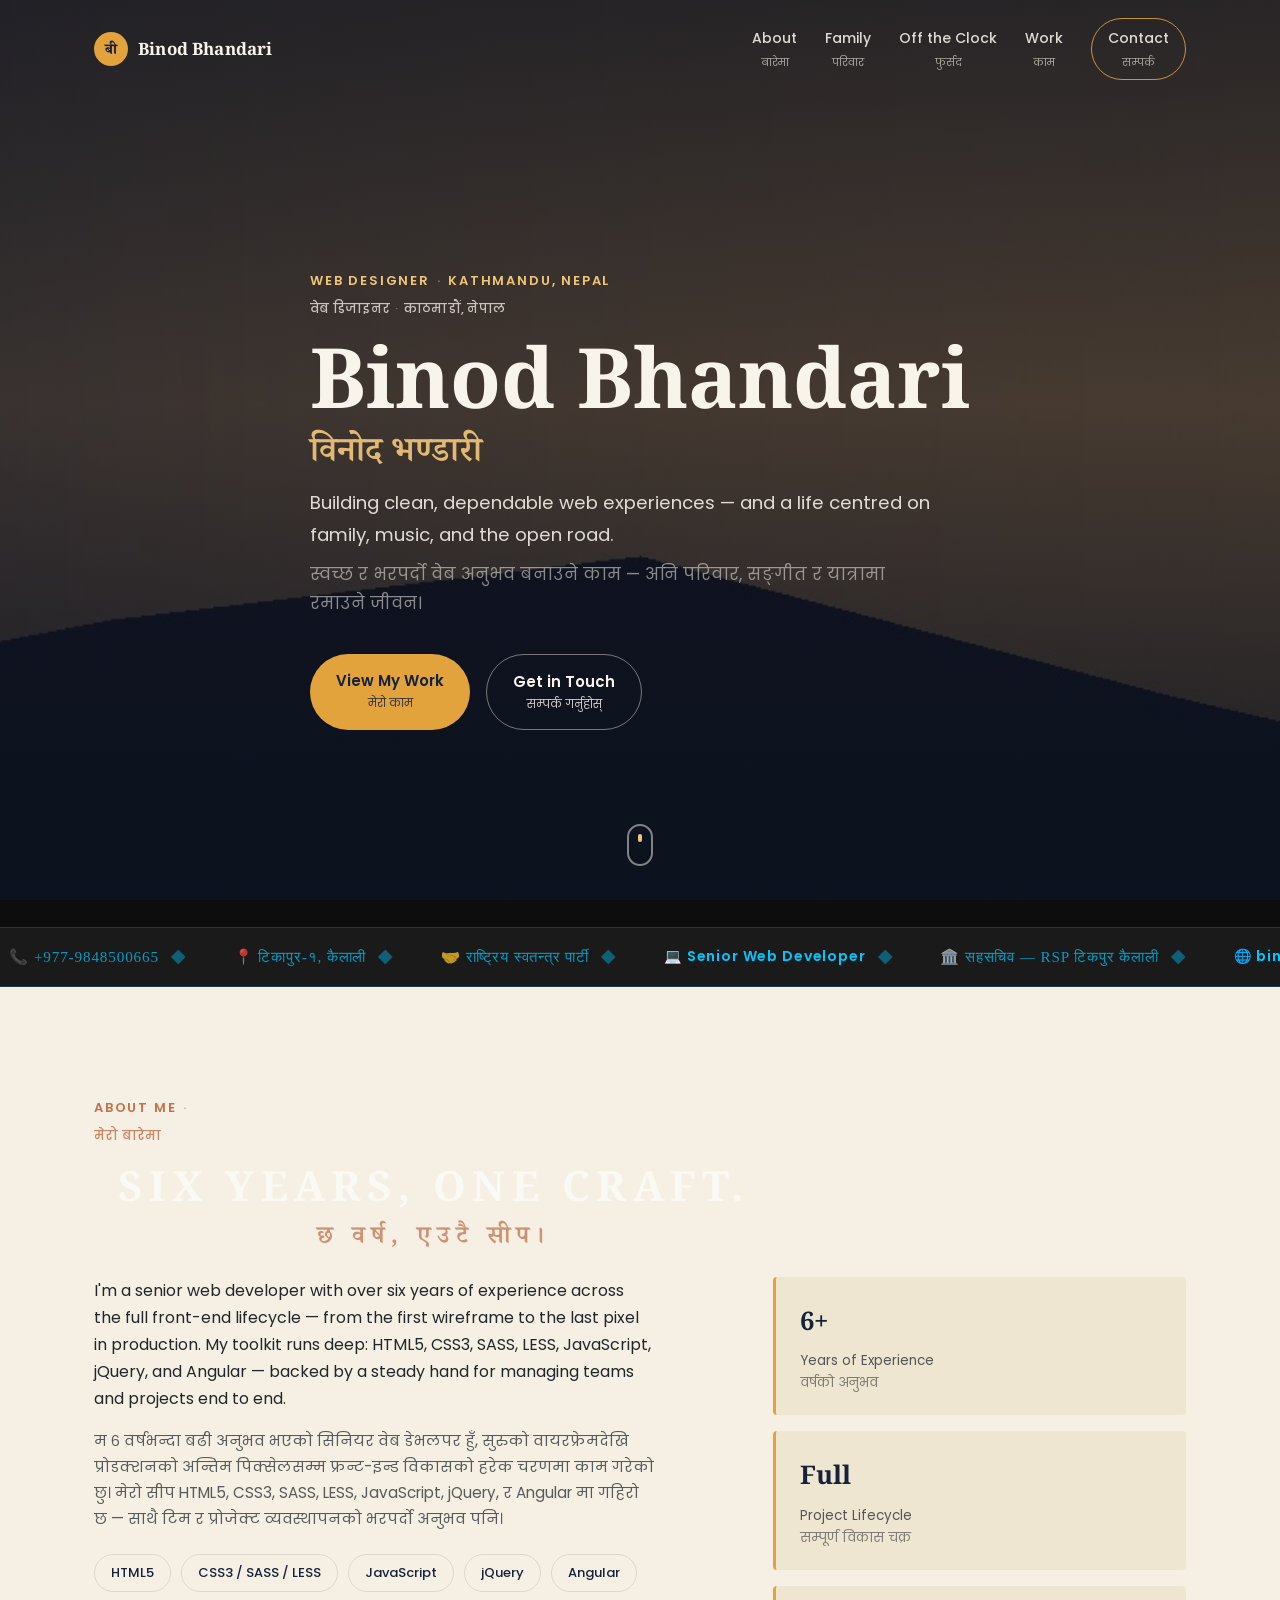
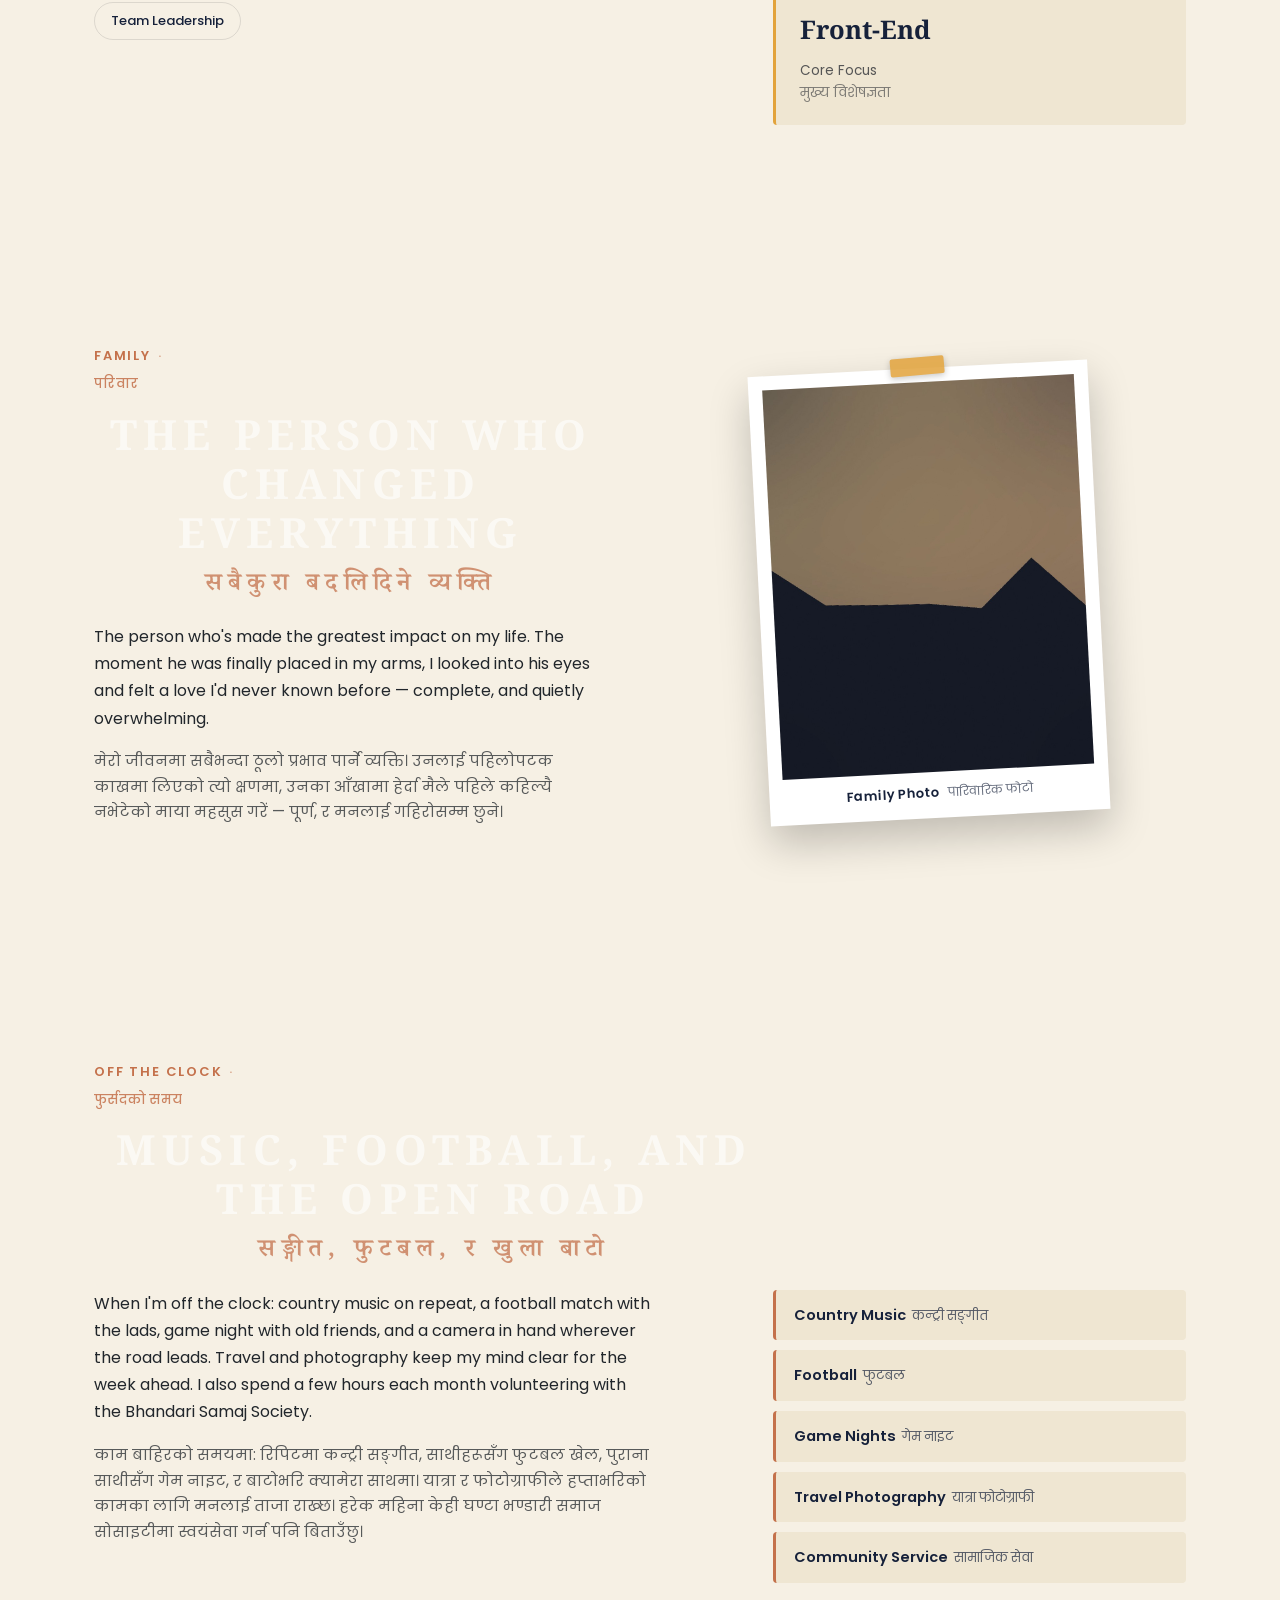
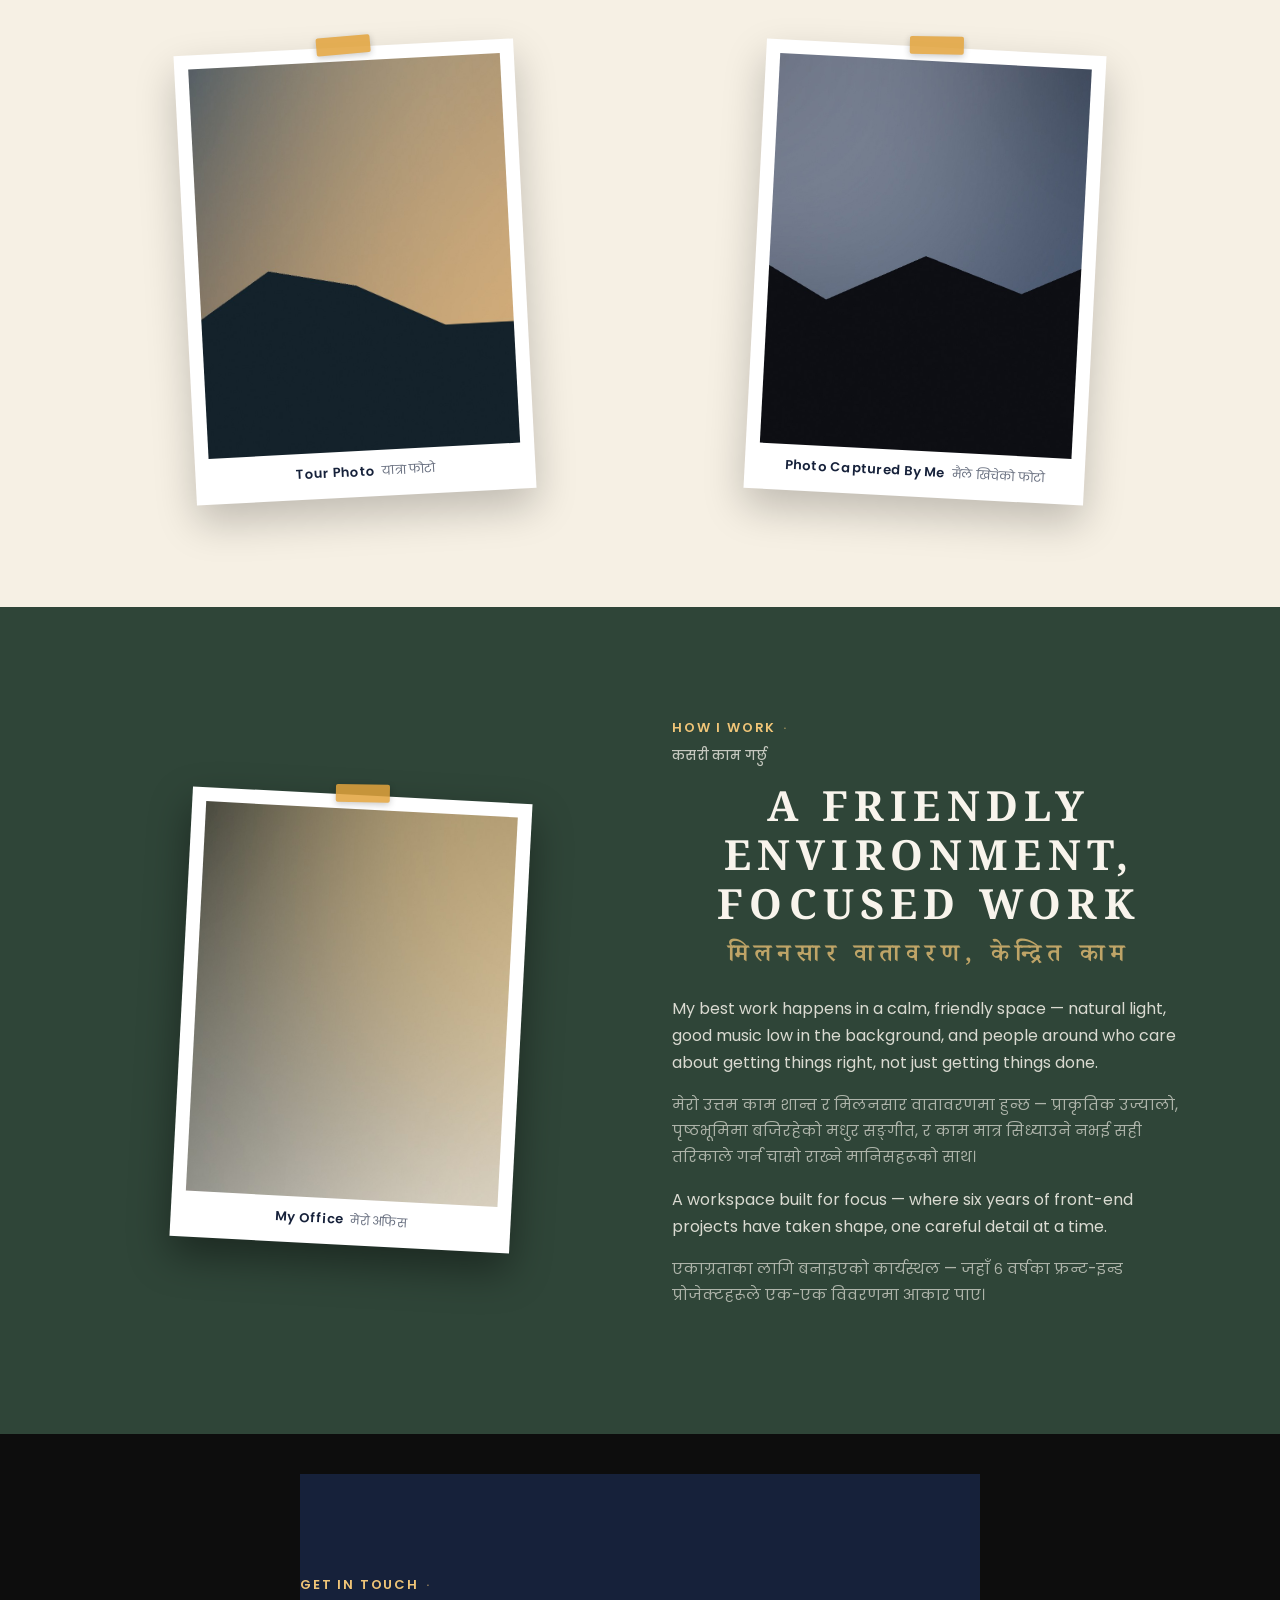
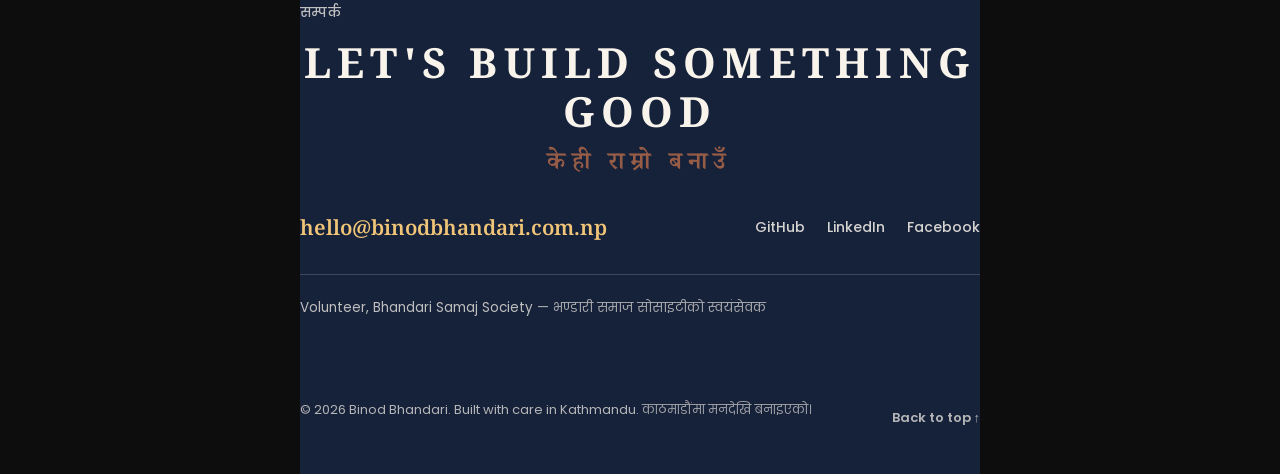
<file: index.html>
<!DOCTYPE html>
<html lang="en" class="no-js">
<head>
<meta charset="UTF-8">
<meta name="viewport" content="width=device-width, initial-scale=1.0">
<title>Binod Bhandari — Web Designer</title>
<meta name="description" content="Binod Bhandari, senior web developer based in Kathmandu, Nepal. Front-end specialist, photographer, and family man. विनोद भण्डारी — वेब डिजाइनर, काठमाडौं।">

<link rel="icon" href="data:image/svg+xml,<svg xmlns=%22http://www.w3.org/2000/svg%22 viewBox=%220 0 100 100%22><rect width=%22100%22 height=%22100%22 rx=%2220%22 fill=%22%2316213A%22/><text x=%2250%22 y=%2266%22 font-size=%2250%22 fill=%22%23E2A33C%22 text-anchor=%22middle%22 font-family=%22serif%22>B</text></svg>">

<link rel="preconnect" href="https://fonts.googleapis.com">
<link rel="preconnect" href="https://fonts.gstatic.com" crossorigin>
<link href="https://fonts.googleapis.com/css2?family=Noto+Sans:wght@400;500;600;700&family=Noto+Sans+Devanagari:wght@400;500;600;700&family=Noto+Serif:wght@600;700&family=Noto+Serif+Devanagari:wght@600;700&display=swap" rel="stylesheet">

<link rel="stylesheet" href="css/style.css">
</head>
<body>

<a class="skip-link" href="#main">Skip to content</a>

<header class="site-header" id="siteHeader">
  <div class="container header-row">
    <a href="#top" class="brand">
      <span class="brand-mark">बी</span>
      <span class="brand-name">Binod Bhandari</span>
    </a>

    <button class="nav-toggle" id="navToggle" aria-label="Toggle menu" aria-expanded="false">
      <span></span><span></span><span></span>
    </button>

    <nav class="site-nav" id="siteNav">
      <a href="#about">About <small>बारेमा</small></a>
      <a href="#family">Family <small>परिवार</small></a>
      <a href="#life">Off the Clock <small>फुर्सद</small></a>
      <a href="#work">Work <small>काम</small></a>
      <a href="#contact" class="nav-cta">Contact <small>सम्पर्क</small></a>
    </nav>
  </div>
</header>

<main id="main">

  <!-- HERO -->
  <section class="hero" id="top">
    <div class="hero-bg" style="background-image:url('images/hero-bg.jpg')"></div>
    <div class="hero-scrim"></div>
    <div class="container hero-inner">
      <p class="eyebrow eyebrow-light">Web Designer <span class="dot">·</span> Kathmandu, Nepal
        <span class="ne">वेब डिजाइनर <span class="dot">·</span> काठमाडौं, नेपाल</span>
      </p>
      <h1 class="hero-title">
        Binod Bhandari
        <span class="hero-title-ne ne">विनोद भण्डारी</span>
      </h1>
      <p class="hero-tagline">
        Building clean, dependable web experiences — and a life centred on family, music, and the open road.
        <span class="ne">स्वच्छ र भरपर्दो वेब अनुभव बनाउने काम — अनि परिवार, सङ्गीत र यात्रामा रमाउने जीवन।</span>
      </p>
      <div class="hero-actions">
        <a href="#work" class="btn btn-primary">View My Work <small>मेरो काम</small></a>
        <a href="#contact" class="btn btn-ghost">Get in Touch <small>सम्पर्क गर्नुहोस्</small></a>
      </div>
    </div>
    <a href="#about" class="scroll-cue" aria-label="Scroll to content"><span></span></a>
  </section>


<!DOCTYPE html>
<html lang="ne">
<head>
<meta charset="UTF-8"/>
<meta name="viewport" content="width=device-width, initial-scale=1.0"/>
<title>Running Ribbon - Binod Bhandari</title>
<style>
body{margin:0;background:#0d0d0d;font-family:'Poppins',sans-serif;display:flex;flex-direction:column;align-items:center;justify-content:center;min-height:100vh;gap:40px}

/* ── RIBBON 1: Cyan - Left to Right ── */
.ribbon-wrap{
  width:100%;overflow:hidden;
  padding:14px 0;
  position:relative;
}
.ribbon-wrap.cyan{background:linear-gradient(90deg,#00c8ff,#0099cc)}
.ribbon-wrap.dark{background:#1a1a1a;border-top:1px solid rgba(0,200,255,0.2);border-bottom:1px solid rgba(0,200,255,0.2)}
.ribbon-wrap.purple{background:linear-gradient(90deg,#7c3aed,#a855f7)}

.ribbon-track{
  display:flex;
  white-space:nowrap;
  animation: scrollLeft 20s linear infinite;
  gap:0;
}
.ribbon-track.reverse{
  animation: scrollLeft 20s linear infinite;
}

@keyframes scrollLeft{
  0%{transform:translateX(0)}
  100%{transform:translateX(-50%)}
}
@keyframes scrollRight{
  0%{transform:translateX(-50%)}
  100%{transform:translateX(0)}
}

.ribbon-item{
  display:inline-flex;align-items:center;gap:12px;
  padding:0 24px;
  font-size:0.88rem;font-weight:600;
  letter-spacing:0.06em;
  white-space:nowrap;
}
.ribbon-wrap.cyan .ribbon-item{color:#003344}
.ribbon-wrap.dark .ribbon-item{color:#00c8ff}
.ribbon-wrap.purple .ribbon-item{color:#fff}

.ribbon-item .sep{
  opacity:0.4;font-size:1.1rem;
}

.ribbon-item .ne{
  font-family:'Tiro Devanagari Nepali',Georgia,serif;
  font-weight:400;
  font-size:0.95rem;
}

/* pause on hover */
.ribbon-wrap:hover .ribbon-track{animation-play-state:paused}

/* label tag on left */
.ribbon-label{
  display:none;
}

/* preview note */
.note{color:rgba(255,255,255,0.3);font-size:0.75rem;letter-spacing:0.05em;text-align:center}
h2{color:rgba(255,255,255,0.6);font-size:0.8rem;letter-spacing:0.15em;text-transform:uppercase;text-align:center;margin-bottom:-20px}
</style>
<link href="https://fonts.googleapis.com/css2?family=Poppins:wght@400;600&family=Tiro+Devanagari+Nepali&display=swap" rel="stylesheet"/>
</head>
<body>

<div style="width:100%">
 
  <br/>
  <div class="ribbon-wrap dark">
    <div class="ribbon-track reverse">
      <span class="ribbon-item">💻 Senior Web Developer <span class="sep">◆</span></span>
      <span class="ribbon-item"><span class="ne">🏛️ सहसचिव — RSP टिकपुर कैलाली</span> <span class="sep">◆</span></span>
      <span class="ribbon-item">🌐 binodbhandari.com.np <span class="sep">◆</span></span>
      <span class="ribbon-item"><span class="ne">📞 +977-9848500665</span> <span class="sep">◆</span></span>
      <span class="ribbon-item"><span class="ne">📍 टिकापुर-१, कैलाली</span> <span class="sep">◆</span></span>
      <span class="ribbon-item"><span class="ne">🤝 राष्ट्रिय स्वतन्त्र पार्टी</span> <span class="sep">◆</span></span>
      <span class="ribbon-item">💻 Senior Web Developer <span class="sep">◆</span></span>
      <span class="ribbon-item"><span class="ne">🏛️ सहसचिव — RSP टिकपुर कैलाली</span> <span class="sep">◆</span></span>
      <span class="ribbon-item">🌐 binodbhandari.com.np <span class="sep">◆</span></span>
      <span class="ribbon-item"><span class="ne">📞 +977-9848500665</span> <span class="sep">◆</span></span>
      <span class="ribbon-item"><span class="ne">📍 टिकापुर-१, कैलाली</span> <span class="sep">◆</span></span>
      <span class="ribbon-item"><span class="ne">🤝 राष्ट्रिय स्वतन्त्र पार्टी</span> <span class="sep">◆</span></span>
    </div>
  </div>
</div>

</body>
</html>

  <!-- ABOUT -->
  <section class="section section-light" id="about">
    <div class="container">
      <p class="eyebrow reveal">About Me <span class="dot">·</span> <span class="ne">मेरो बारेमा</span></p>
      <h2 class="section-title reveal">Six years, one craft.
        <span class="ne block">छ वर्ष, एउटै सीप।</span>
      </h2>

      <div class="about-grid">
        <div class="about-copy reveal">
          <p>
            I'm a senior web developer with over six years of experience across the full front-end
            lifecycle — from the first wireframe to the last pixel in production. My toolkit runs deep:
            HTML5, CSS3, SASS, LESS, JavaScript, jQuery, and Angular — backed by a steady hand for
            managing teams and projects end to end.
          </p>
          <p class="ne">
            म ६ वर्षभन्दा बढी अनुभव भएको सिनियर वेब डेभलपर हुँ, सुरुको वायरफ्रेमदेखि प्रोडक्शनको अन्तिम
            पिक्सेलसम्म फ्रन्ट-इन्ड विकासको हरेक चरणमा काम गरेको छु। मेरो सीप HTML5, CSS3, SASS, LESS,
            JavaScript, jQuery, र Angular मा गहिरो छ — साथै टिम र प्रोजेक्ट व्यवस्थापनको भरपर्दो अनुभव पनि।
          </p>
          <ul class="tag-list">
            <li>HTML5</li><li>CSS3 / SASS / LESS</li><li>JavaScript</li><li>jQuery</li>
            <li>Angular</li><li>Team Leadership</li>
          </ul>
        </div>

        <div class="about-facts reveal">
          <div class="fact-card">
            <strong>6+</strong>
            <span>Years of Experience<br><span class="ne">वर्षको अनुभव</span></span>
          </div>
          <div class="fact-card">
            <strong>Full</strong>
            <span>Project Lifecycle<br><span class="ne">सम्पूर्ण विकास चक्र</span></span>
          </div>
          <div class="fact-card">
            <strong>Front-End</strong>
            <span>Core Focus<br><span class="ne">मुख्य विशेषज्ञता</span></span>
          </div>
        </div>
      </div>
    </div>
  </section>

  <!-- FAMILY -->
  <section class="section section-light" id="family">
    <div class="container split split-image-right">
      <div class="split-copy reveal">
        <p class="eyebrow">Family <span class="dot">·</span> <span class="ne">परिवार</span></p>
        <h2 class="section-title">The person who changed everything
          <span class="ne block">सबैकुरा बदलिदिने व्यक्ति</span>
        </h2>
        <p>
          The person who's made the greatest impact on my life. The moment he was finally placed in my
          arms, I looked into his eyes and felt a love I'd never known before — complete, and quietly
          overwhelming.
        </p>
        <p class="ne">
          मेरो जीवनमा सबैभन्दा ठूलो प्रभाव पार्ने व्यक्ति। उनलाई पहिलोपटक काखमा लिएको त्यो क्षणमा, उनका
          आँखामा हेर्दा मैले पहिले कहिल्यै नभेटेको माया महसुस गरें — पूर्ण, र मनलाई गहिरोसम्म छुने।
        </p>
      </div>
      <div class="split-media reveal">
        <figure class="polaroid tilt-left">
          <img src="images/family.jpg" alt="Family photo — Binod with family">
          <figcaption>Family Photo <span class="ne">पारिवारिक फोटो</span></figcaption>
        </figure>
      </div>
    </div>
  </section>

  <!-- OFF THE CLOCK / HOBBIES -->
  <section class="section section-light" id="life">
    <div class="container">
      <p class="eyebrow reveal">Off the Clock <span class="dot">·</span> <span class="ne">फुर्सदको समय</span></p>
      <h2 class="section-title reveal">Music, football, and the open road
        <span class="ne block">सङ्गीत, फुटबल, र खुला बाटो</span>
      </h2>

      <div class="about-grid">
        <div class="about-copy reveal">
          <p>
            When I'm off the clock: country music on repeat, a football match with the lads, game night
            with old friends, and a camera in hand wherever the road leads. Travel and photography keep
            my mind clear for the week ahead. I also spend a few hours each month volunteering with the
            Bhandari Samaj Society.
          </p>
          <p class="ne">
            काम बाहिरको समयमा: रिपिटमा कन्ट्री सङ्गीत, साथीहरूसँग फुटबल खेल, पुराना साथीसँग गेम नाइट, र
            बाटोभरि क्यामेरा साथमा। यात्रा र फोटोग्राफीले हप्ताभरिको कामका लागि मनलाई ताजा राख्छ। हरेक
            महिना केही घण्टा भण्डारी समाज सोसाइटीमा स्वयंसेवा गर्न पनि बिताउँछु।
          </p>
        </div>
        <div class="about-facts reveal">
          <ul class="chip-list">
            <li>Country Music <span class="ne">कन्ट्री सङ्गीत</span></li>
            <li>Football <span class="ne">फुटबल</span></li>
            <li>Game Nights <span class="ne">गेम नाइट</span></li>
            <li>Travel Photography <span class="ne">यात्रा फोटोग्राफी</span></li>
            <li>Community Service <span class="ne">सामाजिक सेवा</span></li>
          </ul>
        </div>
      </div>

      <div class="photo-grid reveal">
        <figure class="polaroid tilt-left">
          <img src="images/tour.jpg" alt="Tour photo from travels">
          <figcaption>Tour Photo <span class="ne">यात्रा फोटो</span></figcaption>
        </figure>
        <figure class="polaroid tilt-right">
          <img src="images/captured.jpg" alt="A photo captured by Binod">
          <figcaption>Photo Captured By Me <span class="ne">मैले खिचेको फोटो</span></figcaption>
        </figure>
      </div>
    </div>
  </section>

  <!-- WORK / OFFICE -->
  <section class="section section-dark" id="work">
    <div class="container split split-image-left">
      <div class="split-media reveal">
        <figure class="polaroid tilt-right on-dark">
          <img src="images/office.jpg" alt="Binod's office workspace">
          <figcaption>My Office <span class="ne">मेरो अफिस</span></figcaption>
        </figure>
      </div>
      <div class="split-copy reveal">
        <p class="eyebrow eyebrow-light">How I Work <span class="dot">·</span> <span class="ne">कसरी काम गर्छु</span></p>
        <h2 class="section-title on-dark">A friendly environment, focused work
          <span class="ne block">मिलनसार वातावरण, केन्द्रित काम</span>
        </h2>
        <p class="on-dark">
          My best work happens in a calm, friendly space — natural light, good music low in the
          background, and people around who care about getting things right, not just getting things done.
        </p>
        <p class="ne on-dark">
          मेरो उत्तम काम शान्त र मिलनसार वातावरणमा हुन्छ — प्राकृतिक उज्यालो, पृष्ठभूमिमा बजिरहेको मधुर
          सङ्गीत, र काम मात्र सिध्याउने नभई सही तरिकाले गर्न चासो राख्ने मानिसहरूको साथ।
        </p>
        <p class="on-dark">
          A workspace built for focus — where six years of front-end projects have taken shape, one
          careful detail at a time.
        </p>
        <p class="ne on-dark">
          एकाग्रताका लागि बनाइएको कार्यस्थल — जहाँ ६ वर्षका फ्रन्ट-इन्ड प्रोजेक्टहरूले एक-एक विवरणमा आकार पाए।
        </p>
      </div>
    </div>
  </section>

</main>

<!-- CONTACT / FOOTER -->
<footer class="site-footer" id="contact">
  <div class="container footer-top">
    <p class="eyebrow eyebrow-light">Get in Touch <span class="dot">·</span> <span class="ne">सम्पर्क</span></p>
    <h2 class="section-title on-dark">Let's build something good
      <span class="ne block">केही राम्रो बनाउँ</span>
    </h2>

    <div class="footer-grid">
      <a class="footer-link" href="mailto:hello@binodbhandari.com.np">
        hello@binodbhandari.com.np
      </a>
      <div class="footer-socials">
        <a href="https://github.com/binod665" target="_blank" rel="noopener">GitHub</a>
        <a href="#" target="_blank" rel="noopener">LinkedIn</a>
        <a href="#" target="_blank" rel="noopener">Facebook</a>
      </div>
    </div>
    <p class="footer-note">Volunteer, Bhandari Samaj Society <span class="ne">— भण्डारी समाज सोसाइटीको स्वयंसेवक</span></p>
  </div>
  <div class="container footer-bottom">
    <p>© <span id="year"></span> Binod Bhandari. Built with care in Kathmandu. <span class="ne">काठमाडौंमा मनदेखि बनाइएको।</span></p>
    <a href="#top" class="back-to-top">Back to top ↑</a>
  </div>
</footer>

<script src="js/script.js"></script>
</body>
</html>
</file>
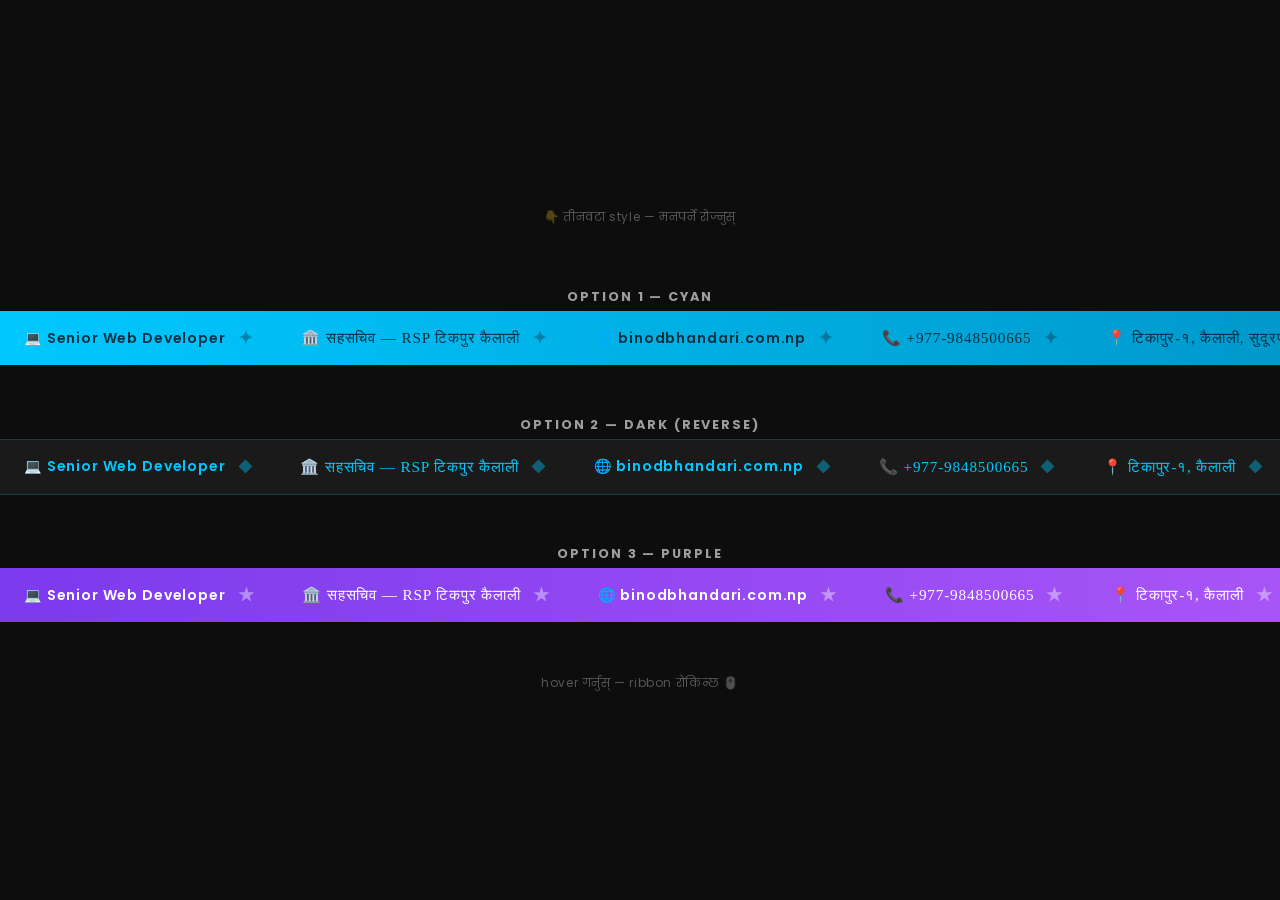
<file: binod-ribbon.html>
<!DOCTYPE html>
<html lang="ne">
<head>
<meta charset="UTF-8"/>
<meta name="viewport" content="width=device-width, initial-scale=1.0"/>
<title>Running Ribbon - Binod Bhandari</title>
<style>
body{margin:0;background:#0d0d0d;font-family:'Poppins',sans-serif;display:flex;flex-direction:column;align-items:center;justify-content:center;min-height:100vh;gap:40px}

/* ── RIBBON 1: Cyan - Left to Right ── */
.ribbon-wrap{
  width:100%;overflow:hidden;
  padding:14px 0;
  position:relative;
}
.ribbon-wrap.cyan{background:linear-gradient(90deg,#00c8ff,#0099cc)}
.ribbon-wrap.dark{background:#1a1a1a;border-top:1px solid rgba(0,200,255,0.2);border-bottom:1px solid rgba(0,200,255,0.2)}
.ribbon-wrap.purple{background:linear-gradient(90deg,#7c3aed,#a855f7)}

.ribbon-track{
  display:flex;
  white-space:nowrap;
  animation: scrollLeft 20s linear infinite;
  gap:0;
}
.ribbon-track.reverse{
  animation: scrollRight 20s linear infinite;
}

@keyframes scrollLeft{
  0%{transform:translateX(0)}
  100%{transform:translateX(-50%)}
}
@keyframes scrollRight{
  0%{transform:translateX(-50%)}
  100%{transform:translateX(0)}
}

.ribbon-item{
  display:inline-flex;align-items:center;gap:12px;
  padding:0 24px;
  font-size:0.88rem;font-weight:600;
  letter-spacing:0.06em;
  white-space:nowrap;
}
.ribbon-wrap.cyan .ribbon-item{color:#003344}
.ribbon-wrap.dark .ribbon-item{color:#00c8ff}
.ribbon-wrap.purple .ribbon-item{color:#fff}

.ribbon-item .sep{
  opacity:0.4;font-size:1.1rem;
}

.ribbon-item .ne{
  font-family:'Tiro Devanagari Nepali',Georgia,serif;
  font-weight:400;
  font-size:0.95rem;
}

/* pause on hover */
.ribbon-wrap:hover .ribbon-track{animation-play-state:paused}

/* label tag on left */
.ribbon-label{
  display:none;
}

/* preview note */
.note{color:rgba(255,255,255,0.3);font-size:0.75rem;letter-spacing:0.05em;text-align:center}
h2{color:rgba(255,255,255,0.6);font-size:0.8rem;letter-spacing:0.15em;text-transform:uppercase;text-align:center;margin-bottom:-20px}
</style>
<link href="https://fonts.googleapis.com/css2?family=Poppins:wght@400;600&family=Tiro+Devanagari+Nepali&display=swap" rel="stylesheet"/>
</head>
<body>

<p class="note">👇 तीनवटा style — मनपर्ने रोज्नुस्</p>

<!-- OPTION 1: Cyan gradient, left to right -->
<div style="width:100%">
  <h2>Option 1 — Cyan</h2>
  <br/>
  <div class="ribbon-wrap cyan">
    <div class="ribbon-track">
      <!-- repeat twice for seamless loop -->
      <span class="ribbon-item">💻 Senior Web Developer <span class="sep">✦</span></span>
      <span class="ribbon-item"><span class="ne">🏛️ सहसचिव — RSP टिकपुर कैलाली</span> <span class="sep">✦</span></span>
      <span class="ribbon-item">🌐 binodbhandari.com.np <span class="sep">✦</span></span>
      <span class="ribbon-item"><span class="ne">📞 +977-9848500665</span> <span class="sep">✦</span></span>
      <span class="ribbon-item"><span class="ne">📍 टिकापुर-१, कैलाली, सुदूरपश्चिम</span> <span class="sep">✦</span></span>
      <span class="ribbon-item"><span class="ne">🤝 राष्ट्रिय स्वतन्त्र पार्टी</span> <span class="sep">✦</span></span>
      <!-- duplicate for seamless -->
      <span class="ribbon-item">💻 Senior Web Developer <span class="sep">✦</span></span>
      <span class="ribbon-item"><span class="ne">🏛️ सहसचिव — RSP टिकपुर कैलाली</span> <span class="sep">✦</span></span>
      <span class="ribbon-item">🌐 binodbhandari.com.np <span class="sep">✦</span></span>
      <span class="ribbon-item"><span class="ne">📞 +977-9848500665</span> <span class="sep">✦</span></span>
      <span class="ribbon-item"><span class="ne">📍 टिकापुर-१, कैलाली, सुदूरपश्चिम</span> <span class="sep">✦</span></span>
      <span class="ribbon-item"><span class="ne">🤝 राष्ट्रिय स्वतन्त्र पार्टी</span> <span class="sep">✦</span></span>
    </div>
  </div>
</div>

<!-- OPTION 2: Dark, reverse direction -->
<div style="width:100%">
  <h2>Option 2 — Dark (Reverse)</h2>
  <br/>
  <div class="ribbon-wrap dark">
    <div class="ribbon-track reverse">
      <span class="ribbon-item">💻 Senior Web Developer <span class="sep">◆</span></span>
      <span class="ribbon-item"><span class="ne">🏛️ सहसचिव — RSP टिकपुर कैलाली</span> <span class="sep">◆</span></span>
      <span class="ribbon-item">🌐 binodbhandari.com.np <span class="sep">◆</span></span>
      <span class="ribbon-item"><span class="ne">📞 +977-9848500665</span> <span class="sep">◆</span></span>
      <span class="ribbon-item"><span class="ne">📍 टिकापुर-१, कैलाली</span> <span class="sep">◆</span></span>
      <span class="ribbon-item"><span class="ne">🤝 राष्ट्रिय स्वतन्त्र पार्टी</span> <span class="sep">◆</span></span>
      <span class="ribbon-item">💻 Senior Web Developer <span class="sep">◆</span></span>
      <span class="ribbon-item"><span class="ne">🏛️ सहसचिव — RSP टिकपुर कैलाली</span> <span class="sep">◆</span></span>
      <span class="ribbon-item">🌐 binodbhandari.com.np <span class="sep">◆</span></span>
      <span class="ribbon-item"><span class="ne">📞 +977-9848500665</span> <span class="sep">◆</span></span>
      <span class="ribbon-item"><span class="ne">📍 टिकापुर-१, कैलाली</span> <span class="sep">◆</span></span>
      <span class="ribbon-item"><span class="ne">🤝 राष्ट्रिय स्वतन्त्र पार्टी</span> <span class="sep">◆</span></span>
    </div>
  </div>
</div>

<!-- OPTION 3: Purple gradient -->
<div style="width:100%">
  <h2>Option 3 — Purple</h2>
  <br/>
  <div class="ribbon-wrap purple">
    <div class="ribbon-track">
      <span class="ribbon-item">💻 Senior Web Developer <span class="sep">★</span></span>
      <span class="ribbon-item"><span class="ne">🏛️ सहसचिव — RSP टिकपुर कैलाली</span> <span class="sep">★</span></span>
      <span class="ribbon-item">🌐 binodbhandari.com.np <span class="sep">★</span></span>
      <span class="ribbon-item"><span class="ne">📞 +977-9848500665</span> <span class="sep">★</span></span>
      <span class="ribbon-item"><span class="ne">📍 टिकापुर-१, कैलाली</span> <span class="sep">★</span></span>
      <span class="ribbon-item"><span class="ne">🤝 राष्ट्रिय स्वतन्त्र पार्टी</span> <span class="sep">★</span></span>
      <span class="ribbon-item">💻 Senior Web Developer <span class="sep">★</span></span>
      <span class="ribbon-item"><span class="ne">🏛️ सहसचिव — RSP टिकपुर कैलाली</span> <span class="sep">★</span></span>
      <span class="ribbon-item">🌐 binodbhandari.com.np <span class="sep">★</span></span>
      <span class="ribbon-item"><span class="ne">📞 +977-9848500665</span> <span class="sep">★</span></span>
      <span class="ribbon-item"><span class="ne">📍 टिकापुर-१, कैलाली</span> <span class="sep">★</span></span>
      <span class="ribbon-item"><span class="ne">🤝 राष्ट्रिय स्वतन्त्र पार्टी</span> <span class="sep">★</span></span>
    </div>
  </div>
</div>

<p class="note">hover गर्नुस् — ribbon रोकिन्छ 🖱️</p>

</body>
</html>
</file>
<file: css/style.css>
/* =========================================================
   Binod Bhandari — Portfolio
   Design tokens
   ========================================================= */
:root{
  --ink:        #16213A;
  --ink-2:      #1F2D4D;
  --forest:     #2F4538;
  --forest-2:   #3A5546;
  --gold:       #E2A33C;
  --gold-soft:  #F0C578;
  --clay:       #C4714B;
  --parchment:  #F6F0E4;
  --parchment-2:#EFE6D2;
  --charcoal:   #21262B;
  --cream:      #F8F4EC;
  --line:       rgba(33,38,43,0.12);
  --line-dark:  rgba(248,244,236,0.18);

  --font-display: 'Noto Serif', 'Noto Serif Devanagari', Georgia, serif;
  --font-body:    'Noto Sans', 'Noto Sans Devanagari', system-ui, sans-serif;

  --container: 1140px;
  --radius: 4px;
  --ease: cubic-bezier(.22,.61,.36,1);
}

/* =========================================================
   Reset
   ========================================================= */
*,*::before,*::after{ box-sizing:border-box; }
html{ scroll-behavior:smooth; }
body{
  margin:0;
  background:var(--parchment);
  color:var(--charcoal);
  font-family:var(--font-body);
  font-size:16px;
  line-height:1.7;
  -webkit-font-smoothing:antialiased;
}
img{ max-width:100%; display:block; }
a{ color:inherit; text-decoration:none; }
ul{ margin:0; padding:0; list-style:none; }
h1,h2,h3{ margin:0; font-family:var(--font-display); }
p{ margin:0 0 1rem; }
.container{
  max-width:var(--container);
  margin:0 auto;
  padding:0 24px;
}
.ne{ display:block; font-weight:400; opacity:.74; }
.ne.block{ margin-top:.15em; }
p.ne{ font-size:.95em; }
.dot{ opacity:.55; padding:0 .15em; }
.skip-link{
  position:absolute; left:-999px; top:0;
  background:var(--gold); color:var(--ink); padding:8px 14px; z-index:999;
}
.skip-link:focus{ left:10px; top:10px; }

@media (prefers-reduced-motion: reduce){
  html{ scroll-behavior:auto; }
  *{ animation-duration:.001ms !important; transition-duration:.001ms !important; }
}

/* =========================================================
   Header / Nav
   ========================================================= */
.site-header{
  position:fixed; top:0; left:0; right:0; z-index:100;
  padding:18px 0;
  transition:background .35s var(--ease), padding .35s var(--ease), box-shadow .35s var(--ease);
}
.site-header.scrolled{
  background:rgba(22,33,58,0.92);
  backdrop-filter:blur(8px);
  padding:12px 0;
  box-shadow:0 6px 24px rgba(0,0,0,.18);
}
.header-row{
  display:flex; align-items:center; justify-content:space-between;
}
.brand{ display:flex; align-items:center; gap:10px; }
.brand-mark{
  width:34px; height:34px; border-radius:50%;
  background:var(--gold); color:var(--ink);
  display:flex; align-items:center; justify-content:center;
  font-family:var(--font-display); font-weight:700; font-size:15px;
  flex-shrink:0;
}
.brand-name{
  color:var(--cream); font-family:var(--font-display); font-weight:700;
  font-size:17px; letter-spacing:.01em;
}
.site-nav{ display:flex; align-items:center; gap:28px; }
.site-nav a{
  color:var(--cream); font-size:14px; font-weight:500;
  display:flex; flex-direction:column; align-items:center; gap:2px;
  opacity:.88; transition:opacity .2s;
}
.site-nav a:hover, .site-nav a:focus-visible{ opacity:1; color:var(--gold-soft); }
.site-nav a small{ font-size:11px; opacity:.7; font-weight:400; }
.nav-cta{
  border:1px solid var(--gold); border-radius:999px; padding:8px 16px !important;
}
.nav-toggle{
  display:none; flex-direction:column; gap:5px; background:none; border:0; cursor:pointer; padding:6px;
}
.nav-toggle span{ width:24px; height:2px; background:var(--cream); display:block; }

@media (max-width:860px){
  .nav-toggle{ display:flex; }
  .site-nav{
    position:fixed; top:0; right:0; bottom:0; left:auto; width:min(78vw,320px);
    background:var(--ink); flex-direction:column; align-items:flex-start;
    padding:90px 32px 32px; gap:22px;
    transform:translateX(100%); transition:transform .35s var(--ease);
  }
  .site-nav.open{ transform:translateX(0); }
  .site-nav a{ flex-direction:row; gap:8px; font-size:16px; }
}

/* =========================================================
   Hero
   ========================================================= */
.hero{
  position:relative; min-height:100vh; display:flex; align-items:center;
  overflow:hidden; color:var(--cream);
}
.hero-bg{
  position:absolute; top:0; right:0; bottom:0; left:0; background-size:cover; background-position:center;
  transform:scale(1.05);
}
.hero-scrim{
  position:absolute; top:0; right:0; bottom:0; left:0;
  background:linear-gradient(180deg, rgba(13,18,32,.78) 0%, rgba(16,21,37,.55) 45%, rgba(13,18,32,.92) 100%);
}
.hero-inner{ position:relative; z-index:2; padding-top:100px; }
.eyebrow{
  font-size:13px; letter-spacing:.14em; text-transform:uppercase;
  font-weight:600; color:var(--clay); margin-bottom:14px;
}
.eyebrow .ne{
  display:block; opacity:.85; text-transform:none; letter-spacing:.02em;
  font-weight:500; margin-top:6px;
}
.eyebrow-light{ color:var(--gold-soft); }
.eyebrow-light .ne{ color:var(--cream); opacity:.75; }

.hero-title{
  font-size:clamp(2.6rem, 7vw, 5.2rem);
  font-weight:700; line-height:1.02; color:var(--cream);
  margin-bottom:22px;
}
.hero-title-ne{
  font-size:.42em; font-weight:600; color:var(--gold-soft); opacity:.92;
  margin-top:.3em;
}
.hero-tagline{
  max-width:620px; font-size:1.15rem; color:rgba(248,244,236,.88);
  margin-bottom:36px;
}
.hero-tagline .ne{ margin-top:.6em; font-size:.92em; color:rgba(248,244,236,.72); }
.hero-actions{ display:flex; gap:16px; flex-wrap:wrap; }

.btn{
  display:inline-flex; flex-direction:column; align-items:center; gap:1px;
  padding:14px 26px; border-radius:999px; font-weight:600; font-size:15px;
  transition:transform .2s var(--ease), background .2s, color .2s, border-color .2s;
}
.btn small{ font-weight:400; font-size:11.5px; opacity:.85; }
.btn-primary{ background:var(--gold); color:var(--ink); }
.btn-primary:hover{ background:var(--gold-soft); transform:translateY(-2px); }
.btn-ghost{ border:1px solid rgba(248,244,236,.45); color:var(--cream); }
.btn-ghost:hover{ border-color:var(--gold-soft); color:var(--gold-soft); transform:translateY(-2px); }

.scroll-cue{
  position:absolute; bottom:34px; left:50%; transform:translateX(-50%);
  width:26px; height:42px; border:2px solid rgba(248,244,236,.5); border-radius:20px;
  z-index:2;
}
.scroll-cue span{
  position:absolute; top:8px; left:50%; width:4px; height:8px; margin-left:-2px;
  background:var(--gold-soft); border-radius:2px;
  animation:scrollcue 1.8s infinite;
}
@keyframes scrollcue{
  0%{ opacity:1; transform:translateY(0); }
  70%{ opacity:0; transform:translateY(14px); }
  100%{ opacity:0; }
}

/* =========================================================
   Sections
   ========================================================= */
.section{ padding:110px 0; }
.section-light{ background:var(--parchment); }
.section-dark{ background:var(--forest); color:var(--cream); }
.section-title{
  font-size:clamp(1.7rem, 3.6vw, 2.6rem); font-weight:700; line-height:1.18;
  margin-bottom:28px; max-width:680px;
}
.section-title.on-dark{ color:var(--cream); }
.section-title .ne{ font-size:.6em; font-weight:600; color:var(--clay); margin-top:.35em; }
.section-dark .section-title .ne{ color:var(--gold-soft); }

p.on-dark{ color:rgba(248,244,236,.85); }

/* About grid */
.about-grid{
  display:grid; grid-template-columns:1.5fr 1fr; gap:60px; align-items:start; margin-top:10px;
}
.about-copy p{ max-width:560px; }
.tag-list{ display:flex; flex-wrap:wrap; gap:10px; margin-top:22px; }
.tag-list li{
  border:1px solid var(--line); border-radius:999px; padding:7px 16px;
  font-size:13px; font-weight:500; color:var(--ink);
}
.about-facts{ display:flex; flex-direction:column; gap:16px; }
.fact-card{
  background:var(--parchment-2); border-radius:var(--radius); padding:22px 24px;
  border-left:3px solid var(--gold);
}
.fact-card strong{
  display:block; font-family:var(--font-display); font-size:1.6rem; color:var(--ink); margin-bottom:4px;
}
.fact-card span{ font-size:13.5px; color:#555; line-height:1.5; }

.chip-list{ display:flex; flex-direction:column; gap:10px; }
.chip-list li{
  background:var(--parchment-2); border-radius:var(--radius); padding:13px 18px;
  font-weight:600; font-size:14.5px; color:var(--ink); border-left:3px solid var(--clay);
  display:flex; flex-wrap:wrap; gap:6px; align-items:baseline;
}
.chip-list li .ne{ font-weight:400; font-size:13px; opacity:.7; display:inline; }

@media (max-width:780px){
  .about-grid{ grid-template-columns:1fr; gap:32px; }
}

/* Split layout (family / work) */
.split{ display:grid; grid-template-columns:1fr 1fr; gap:64px; align-items:center; }
.split-image-right .split-copy{ order:1; }
.split-image-right .split-media{ order:2; }
.split-image-left .split-media{ order:1; }
.split-image-left .split-copy{ order:2; }
@media (max-width:780px){
  .split{ grid-template-columns:1fr; gap:40px; }
  .split-image-left .split-media,
  .split-image-right .split-media{ order:1 !important; }
  .split-image-left .split-copy,
  .split-image-right .split-copy{ order:2 !important; }
}

/* Photo grid (hobbies) */
.photo-grid{
  display:grid; grid-template-columns:1fr 1fr; gap:48px; margin-top:64px;
  justify-items:center;
}
@media (max-width:780px){
  .photo-grid{ grid-template-columns:1fr; gap:60px; }
}

/* =========================================================
   Polaroid — signature element
   ========================================================= */
.polaroid{
  background:#fff; padding:14px 14px 46px; box-shadow:0 18px 40px rgba(0,0,0,.22);
  max-width:340px; position:relative; margin:0 auto;
  transition:transform .35s var(--ease);
}
.polaroid::before{
  content:""; position:absolute; top:-11px; left:50%; transform:translateX(-50%) rotate(-2deg);
  width:54px; height:18px; background:var(--gold); opacity:.85; border-radius:2px;
  box-shadow:0 2px 6px rgba(0,0,0,.25);
}
.polaroid img{ width:100%; aspect-ratio:4/5; object-fit:cover; }
.polaroid figcaption{
  position:absolute; bottom:14px; left:14px; right:14px; text-align:center;
  font-size:13px; font-weight:600; color:var(--ink); letter-spacing:.02em;
}
.polaroid figcaption .ne{ display:inline; font-weight:400; opacity:.65; font-size:12px; margin-left:4px; }
.tilt-left{ transform:rotate(-3deg); }
.tilt-right{ transform:rotate(3deg); }
.tilt-left:hover, .tilt-right:hover{ transform:rotate(0deg) translateY(-4px); }
.polaroid.on-dark{ box-shadow:0 18px 40px rgba(0,0,0,.4); }

/* =========================================================
   Footer
   ========================================================= */
.site-footer{ background:var(--ink); color:var(--cream); }
.footer-top{ padding:100px 0 40px; }
.footer-grid{
  display:flex; flex-wrap:wrap; justify-content:space-between; align-items:center;
  gap:24px; margin-top:36px; padding-bottom:28px; border-bottom:1px solid var(--line-dark);
}
.footer-link{ font-family:var(--font-display); font-size:1.3rem; font-weight:600; color:var(--gold-soft); }
.footer-socials{ display:flex; gap:22px; }
.footer-socials a{ font-size:14px; font-weight:500; opacity:.85; }
.footer-socials a:hover{ opacity:1; color:var(--gold-soft); }
.footer-note{ margin-top:22px; font-size:13.5px; opacity:.75; }
.footer-note .ne{ display:inline; opacity:.85; }
.footer-bottom{
  display:flex; justify-content:space-between; align-items:center; flex-wrap:wrap; gap:12px;
  padding:24px 0 36px; font-size:13px; opacity:.7;
}
.footer-bottom .ne{ display:inline; opacity:.85; }
.back-to-top{ font-weight:600; opacity:1; }
.back-to-top:hover{ color:var(--gold-soft); }

/* =========================================================
   Reveal-on-scroll
   ========================================================= */
.js .reveal{
  opacity:0; transform:translateY(22px);
  transition:opacity .7s var(--ease), transform .7s var(--ease);
}
.reveal.is-visible{ opacity:1; transform:translateY(0); }
</file>
